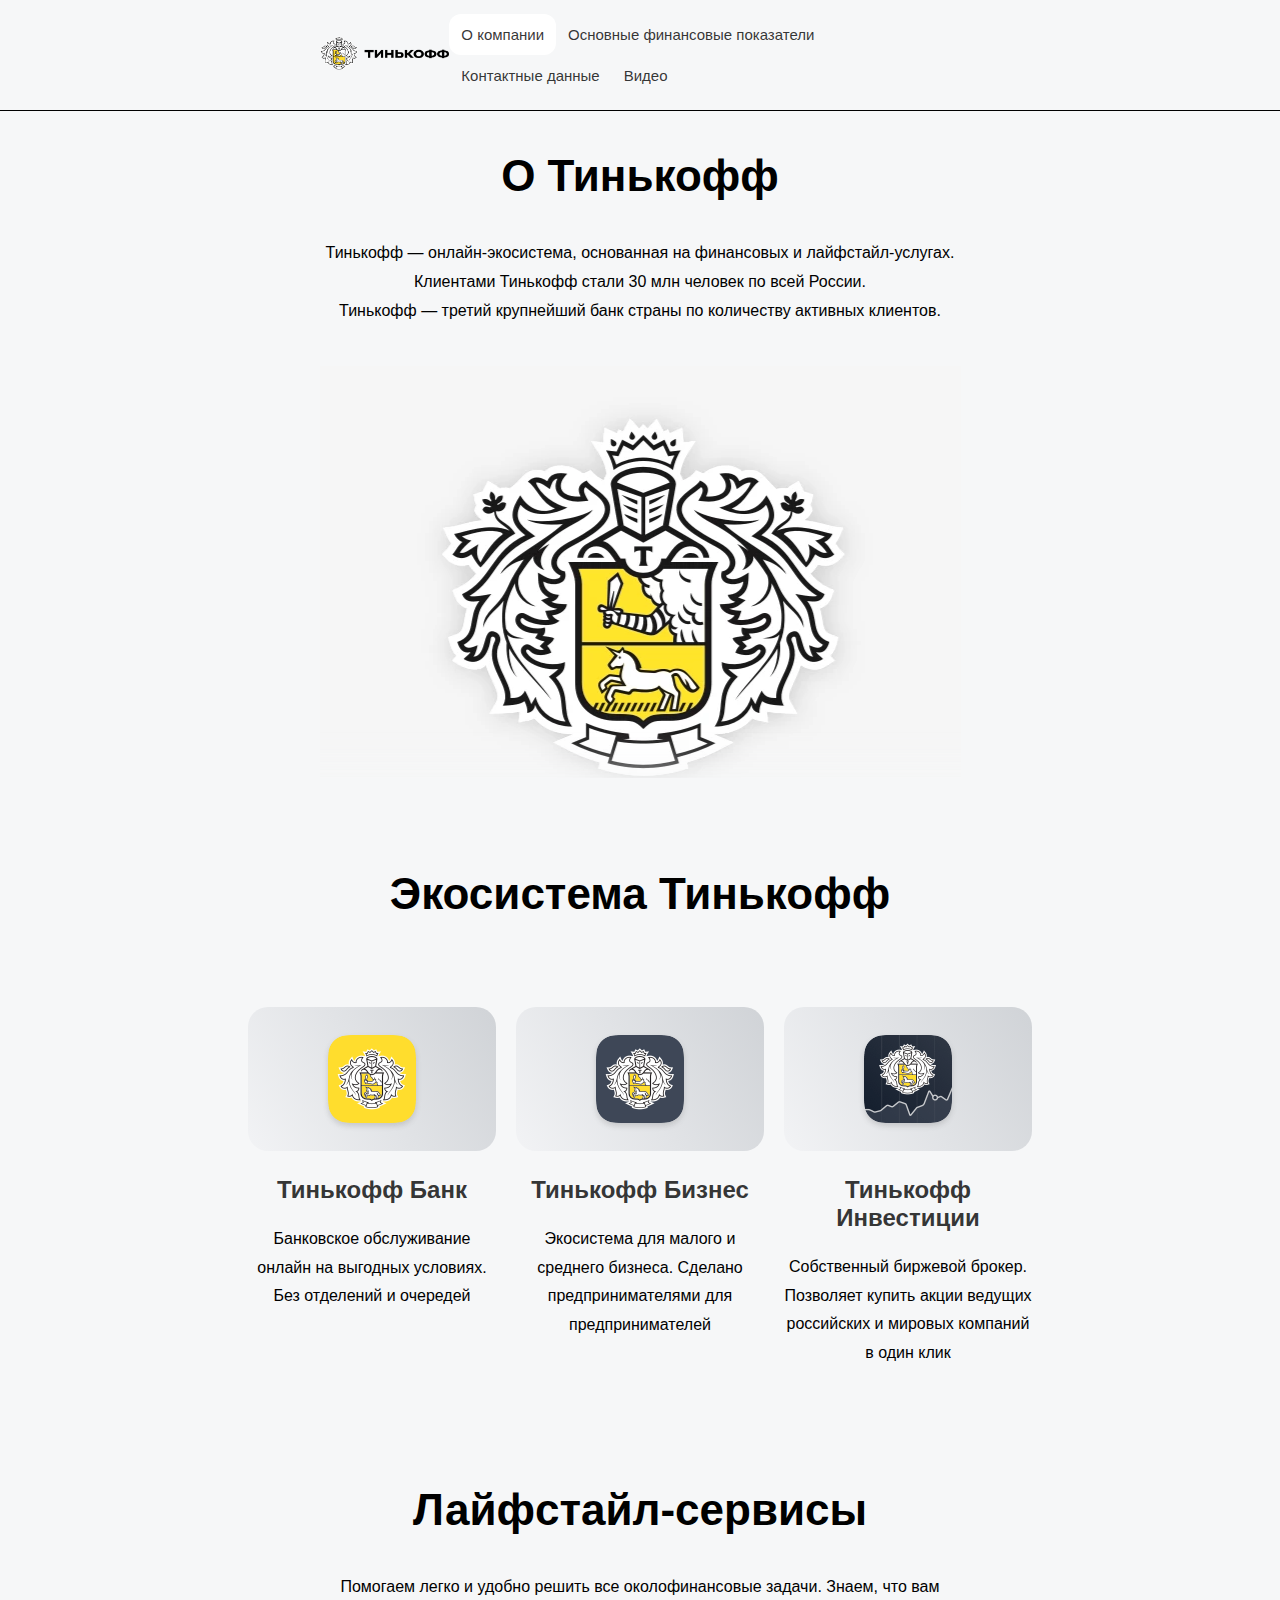
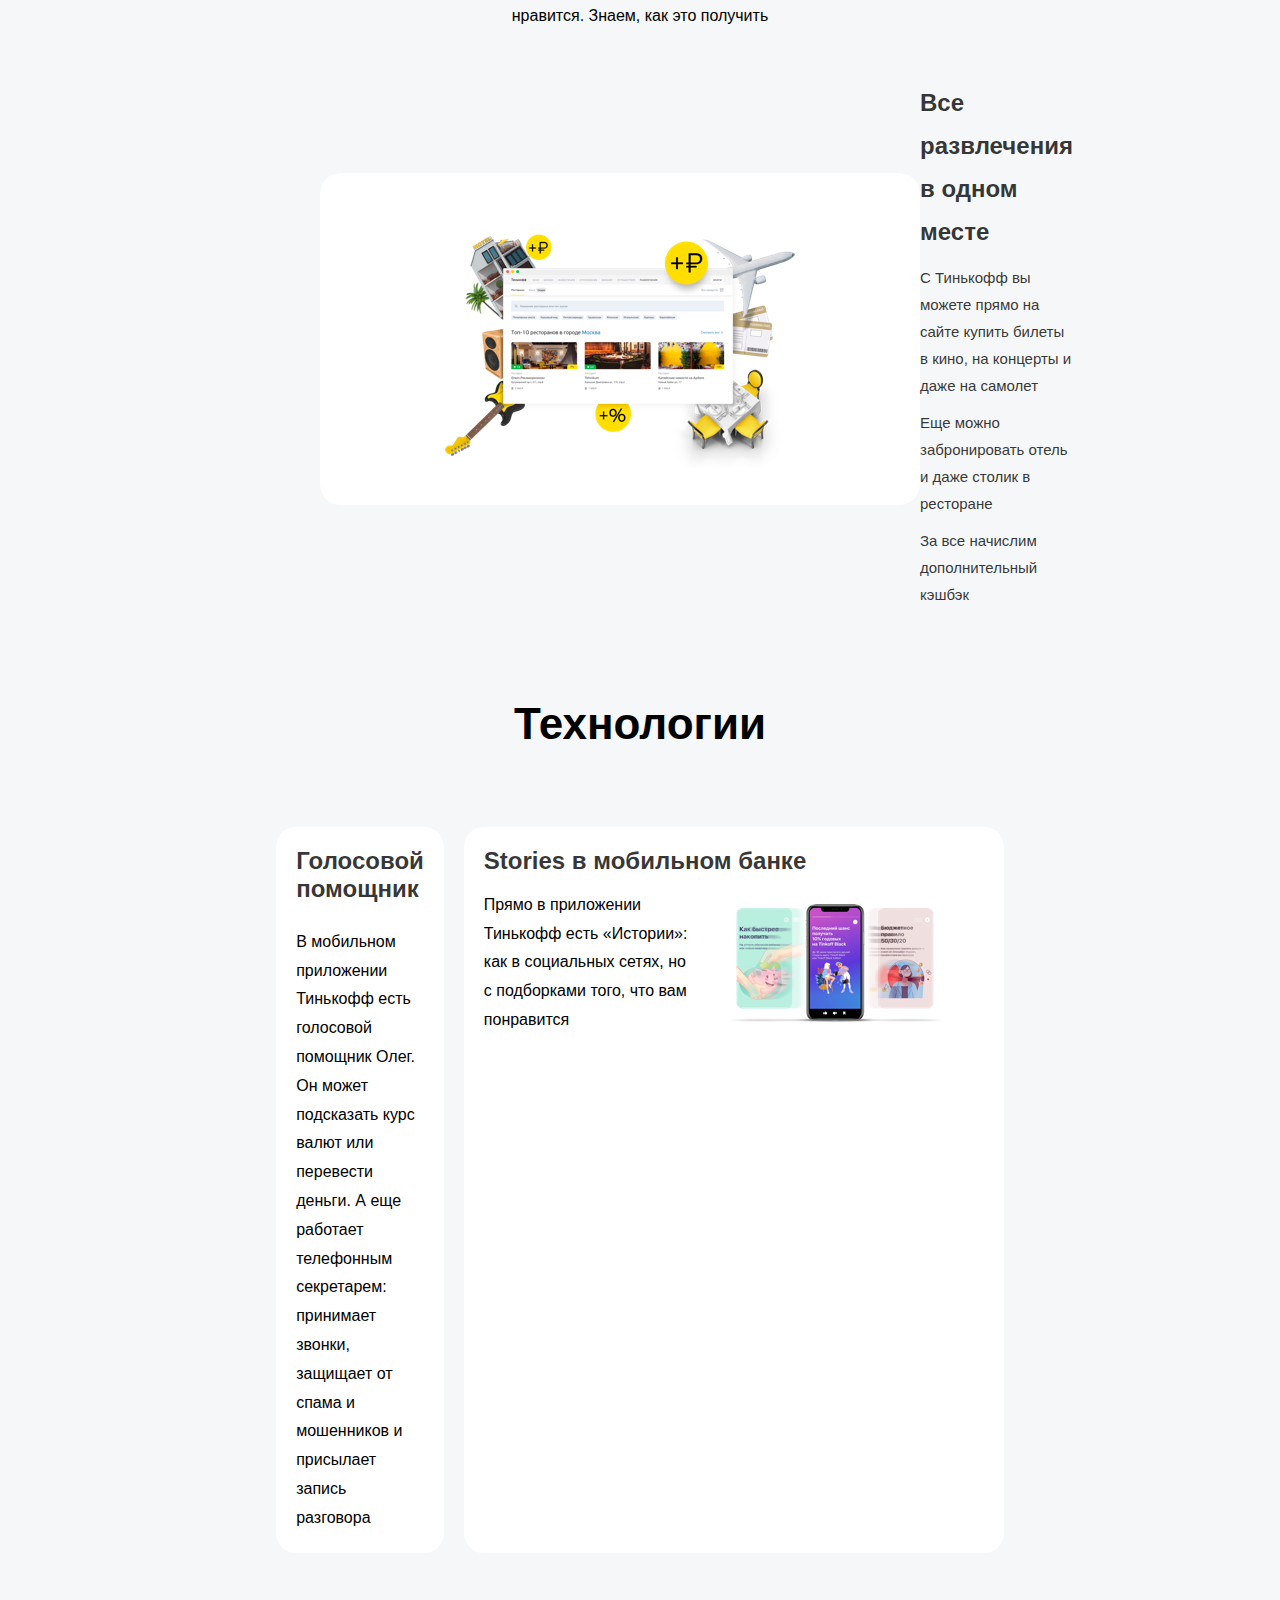
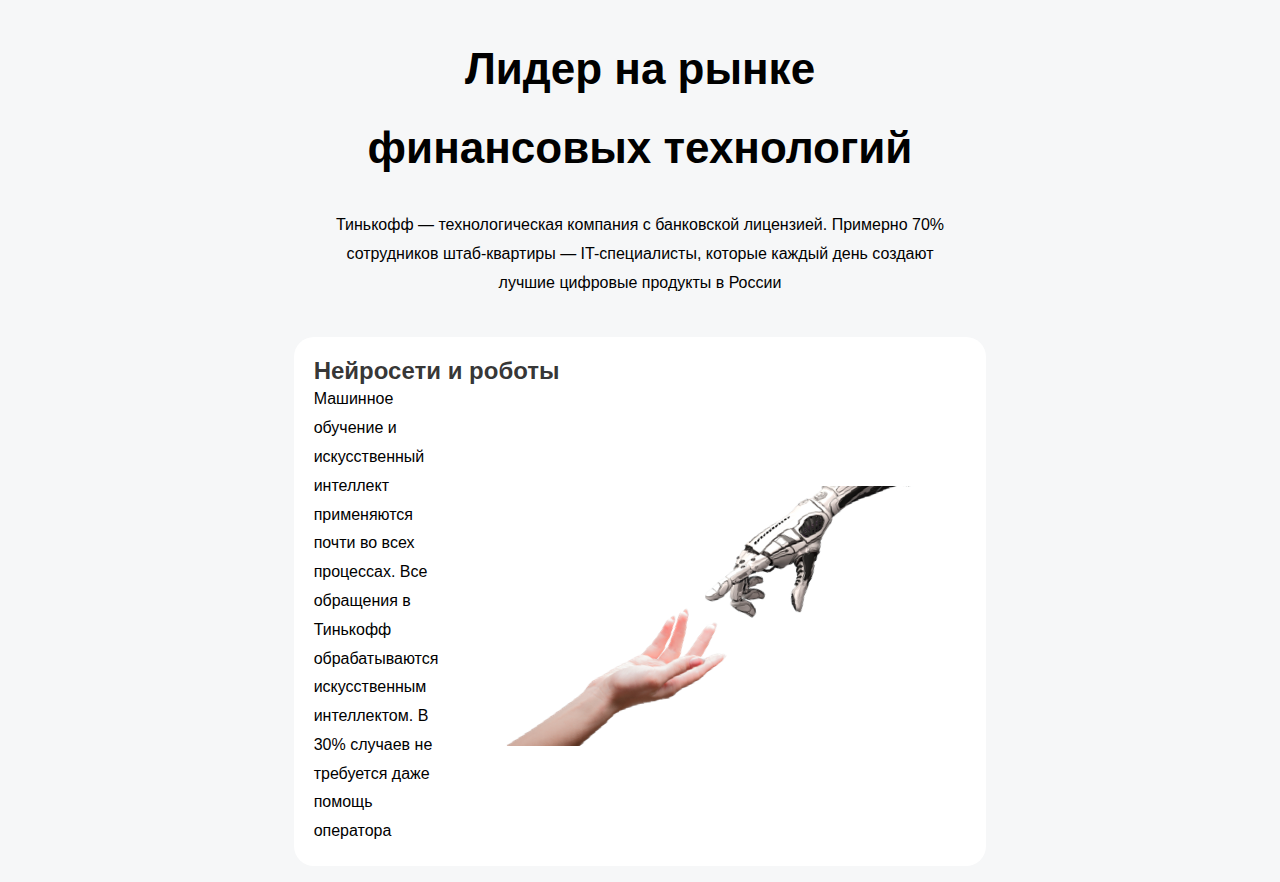
<file: index.html>
<!DOCTYPE html>
<html lang="ru">

<head>
    <meta charset="UTF-8">
    <meta http-equiv="X-UA-Compatible" content="IE=edge">
    <meta name="viewport" content="width=device-width, initial-scale=1.0">
    <title>О компании</title>
    <link rel="stylesheet" href="Style.css">
</head>

<body>
    <header>
        <a href="#" class="logo">
            <img src="images/logo.png" style="height: 34px; width: 153;">
        </a>
        <nav>
            <ul>
                <li style="background-color: white; border-radius: 12px;">
                    <a href="index.html">О компании</a>
                </li>
                <li><a href="FinancialIndicators.html">Основные финансовые показатели</a></li>
                <li><a href="ContactDetails.html">Контактные данные</a></li>
                <li><a href="Video.html">Видео</a></li>
            </ul>
        </nav>
    </header>
    <main class="mainAboutCompany">
        <div class="aboutTinkoff">
            <p class="aboutCompanyHeaders">О Тинькофф</p>
            <p>
                Тинькофф — онлайн-экосистема, основанная на финансовых и лайфстайл-услугах.
                Клиентами Тинькофф стали 30 млн человек по всей России.
                <br>
                Тинькофф — третий крупнейший банк страны по количеству активных клиентов.
            </p>
        </div>
        <div class=" aboutCompanyImg">
            <img src="images/aboutCompany.png">
        </div>

        <div class="aboutTinkoff">
            <p class="aboutCompanyHeaders">Экосистема Тинькофф</p>
        </div>
        <div class="aboutCompanyBlocks">
            <div class="firstBlocks">
                <img src="images/img1.png">
                <h3>Тинькофф Банк</h3>
                <p>
                    Банковское обслуживание онлайн на выгодных условиях. Без отделений и очередей
                </p>
            </div>
            <div class="firstBlocks">
                <img src="images/img2.png">
                <h3>Тинькофф Бизнес</h3>
                <p>
                    Экосистема для малого и среднего бизнеса. Сделано предпринимателями для предпринимателей
                </p>
            </div>
            <div class="firstBlocks">
                <img src="images/img3.png">
                <h3>Тинькофф Инвестиции</h3>
                <p>
                    Собственный биржевой брокер.
                    Позволяет купить акции ведущих российских и мировых компаний в один клик
                </p>
            </div>
        </div>
        <div class="aboutTinkoff">
            <p class="aboutCompanyHeaders">Лайфстайл-сервисы</p>
            <p>
                Помогаем легко и удобно решить все околофинансовые задачи. Знаем, что вам нравится. Знаем, как это
                получить
            </p>
        </div>
        <div class="lifeStyleServices">
            <div class="firstBlocks">
                <p
                    style="background-color: white; border-radius: 20px; width: 600px; height: 332px; text-align: center;;">
                    <img style="padding-top: 25px;" src="images/lifeStyle.png" alt="">
                </p>
            </div>
            <div class="secondBlock">
                <div>
                    <p style="font-size: 24px;"><b>Все развлечения в одном месте</b></p>
                    <p>
                        С Тинькофф вы можете прямо на сайте купить билеты в кино, на концерты и даже на самолет
                    </p>
                    <p>
                        Еще можно забронировать отель и даже столик в ресторане
                    </p>
                    <p>
                        За все начислим дополнительный кэшбэк
                    </p>
                </div>
            </div>
        </div>
        <div class="aboutTinkoff">
            <p class="aboutCompanyHeaders">Технологии</p>
        </div>
        <div class="aboutCompanyBlocks">
            <div class="tehnology" style="margin-right: 10px;">
                <h3 style="padding: 0px; padding-bottom: 25px;">Голосовой помощник</h3>
                <p>
                    В мобильном приложении Тинькофф есть голосовой помощник Олег. Он может подсказать курс валют или
                    перевести деньги. А еще работает телефонным секретарем: принимает звонки, защищает от спама и
                    мошенников и присылает запись разговора
                </p>
            </div>
            <div class="tehnology" style="margin-left: 10px;">
                <h3 style="padding: 0px;">Stories в мобильном банке</h3>
                <p style="display: flex; width: 500px; align-items: center;">
                    Прямо в приложении Тинькофф есть «Истории»: как в социальных сетях, но с подборками того, что вам
                    понравится
                    <img src="images/phone.png">
                </p>
            </div>
        </div>
        <div class="aboutTinkoff">
            <p class="aboutCompanyHeaders">Лидер на рынке финансовых технологий</p>
            <p>Тинькофф — технологическая компания с банковской лицензией. Примерно 70% сотрудников штаб-квартиры —
                IT-специалисты, которые каждый день создают лучшие цифровые продукты в России</p>
        </div>
        <div class="aboutCompanyBlocks">
            <div class="tehnology">
                <h3 style="padding: 0px;">Нейросети и роботы</h3>
                <p style="display: flex; align-items: center;">
                    Машинное обучение и искусственный интеллект применяются почти во всех процессах. Все обращения в
                    Тинькофф обрабатываются искусственным интеллектом. В 30% случаев не требуется даже помощь оператора
                    <img src="images/arms.png">
                </p>
            </div>
        </div>
    </main>
</body>

</html>
</file>
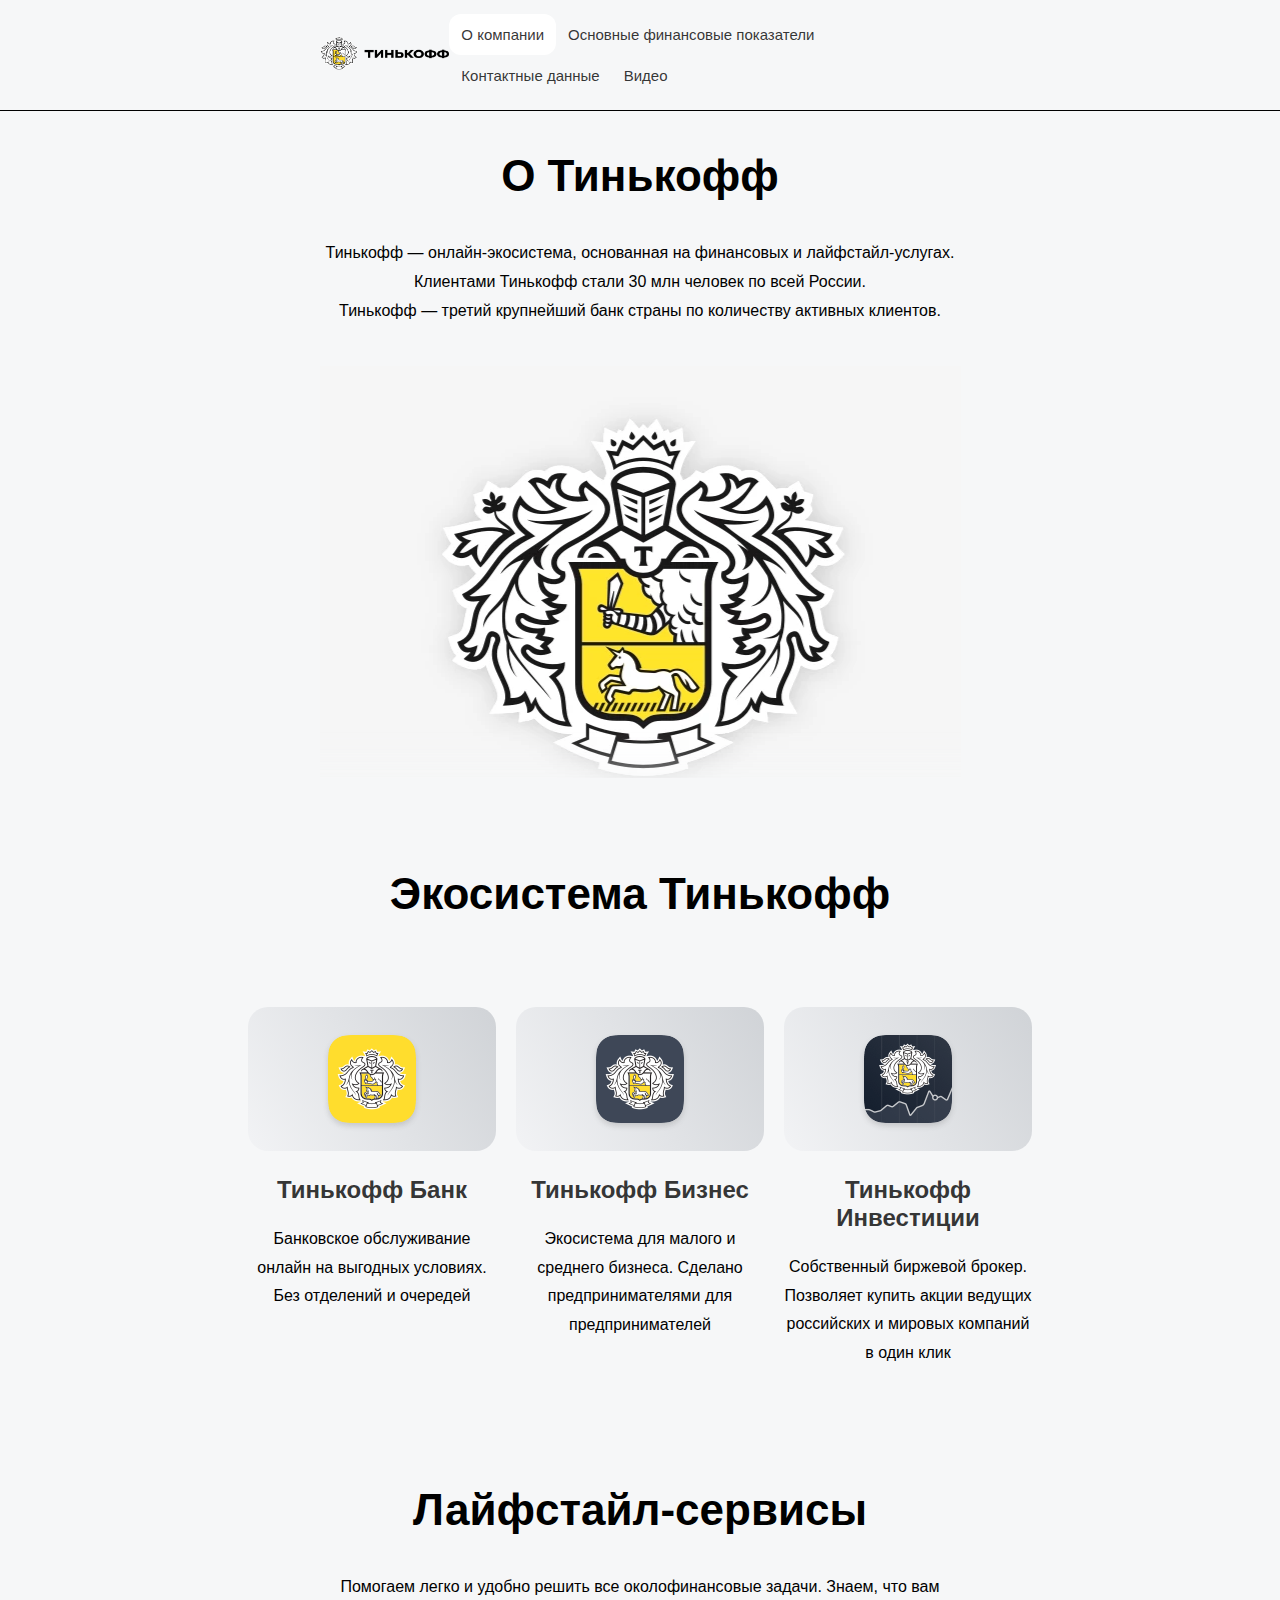
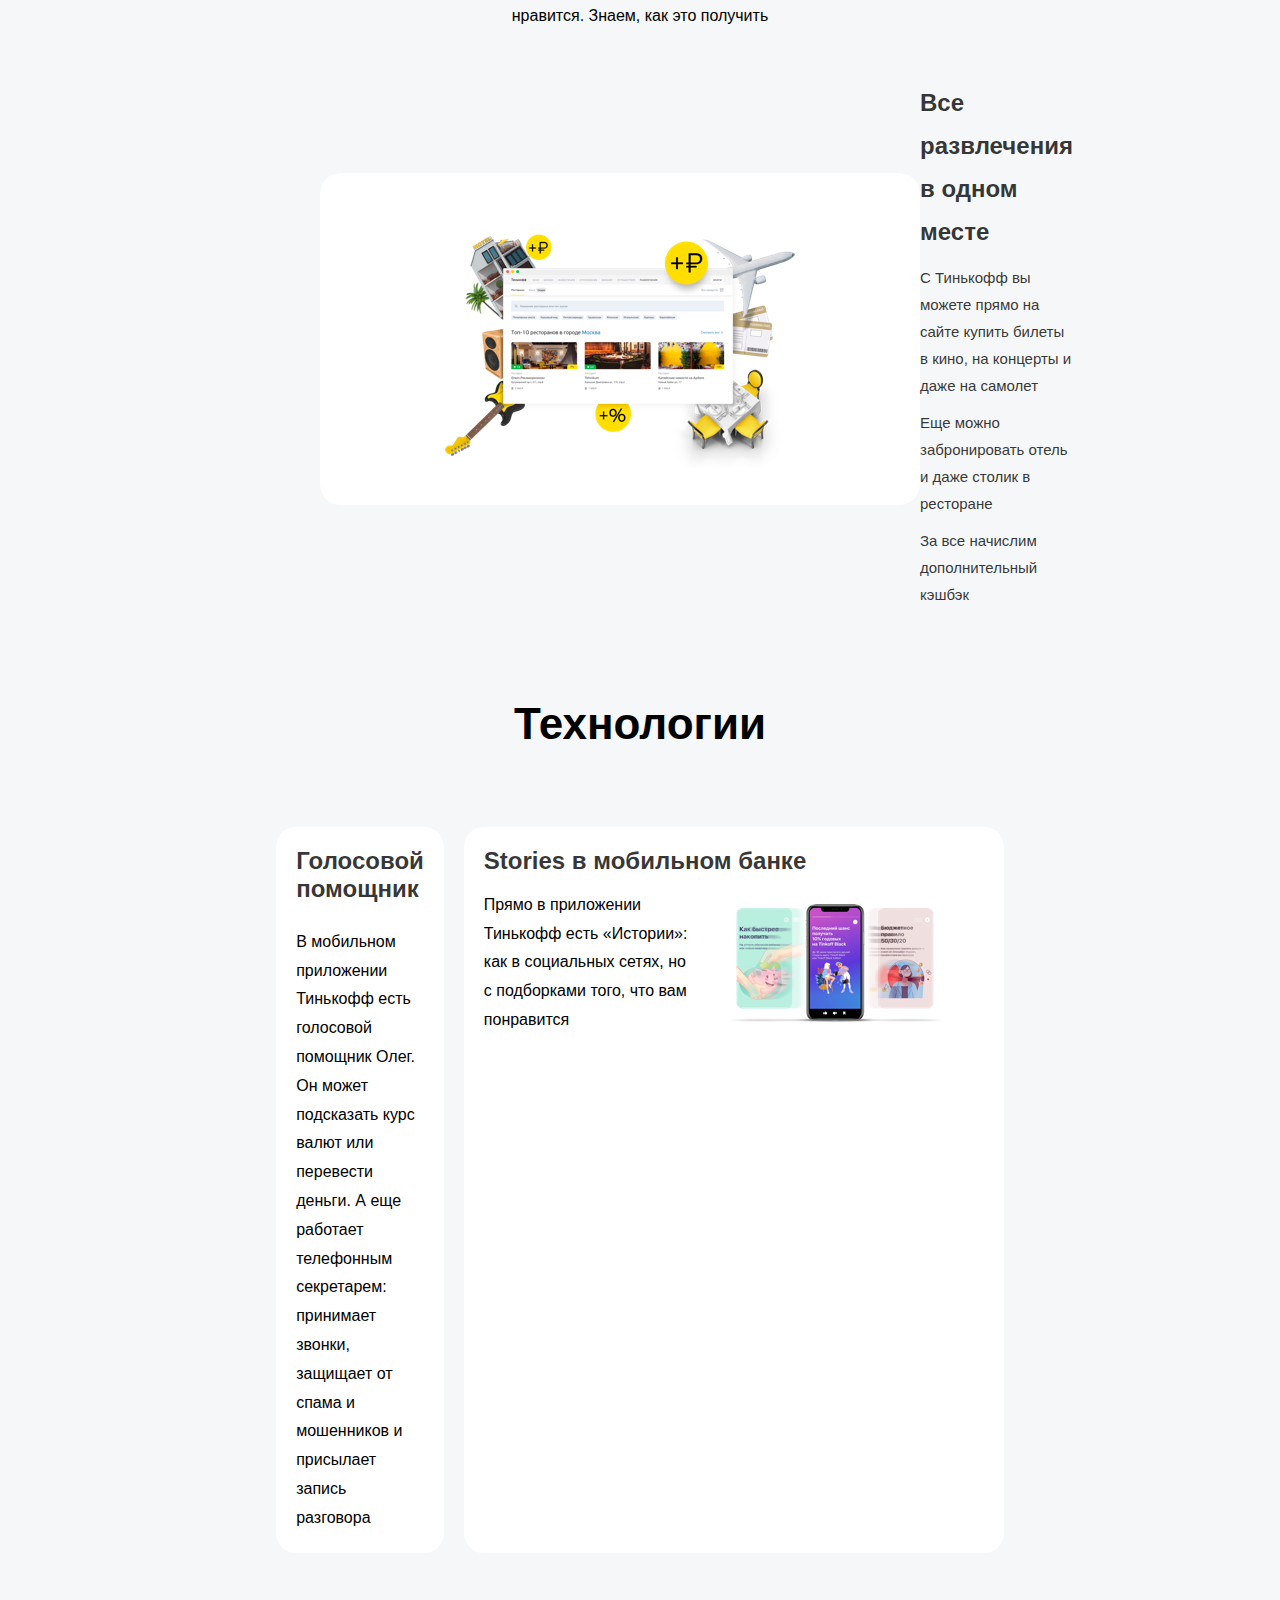
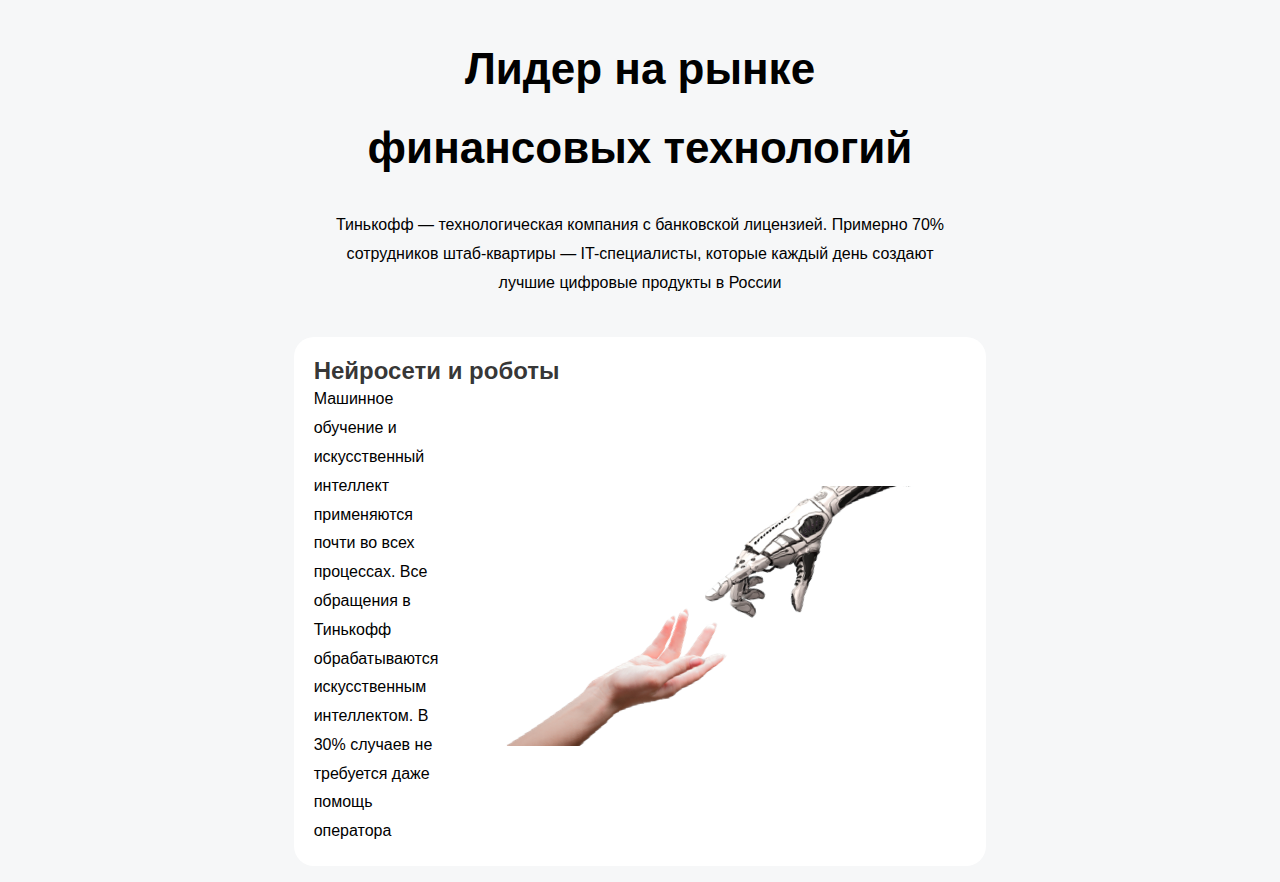
<file: AboutCompany.html>
<!DOCTYPE html>
<html lang="ru">

<head>
    <meta charset="UTF-8">
    <meta http-equiv="X-UA-Compatible" content="IE=edge">
    <meta name="viewport" content="width=device-width, initial-scale=1.0">
    <title>О компании</title>
    <link rel="stylesheet" href="Style.css">
</head>

<body>
    <header>
        <a href="#" class="logo">
            <img src="images/logo.png" style="height: 34px; width: 153;">
        </a>
        <nav>
            <ul>
                <li style="background-color: white; border-radius: 12px;">
                    <a href=" AboutCompany.html">О компании</a>
                </li>
                <li><a href="FinancialIndicators.html">Основные финансовые показатели</a></li>
                <li><a href="ContactDetails.html">Контактные данные</a></li>
                <li><a href="Video.html">Видео</a></li>
            </ul>
        </nav>
    </header>
    <main class="mainAboutCompany">
        <div class="aboutTinkoff">
            <p class="aboutCompanyHeaders">О Тинькофф</p>
            <p>
                Тинькофф — онлайн-экосистема, основанная на финансовых и лайфстайл-услугах.
                Клиентами Тинькофф стали 30 млн человек по всей России.
                <br>
                Тинькофф — третий крупнейший банк страны по количеству активных клиентов.
            </p>
        </div>
        <div class=" aboutCompanyImg">
            <img src="images/aboutCompany.png">
        </div>

        <div class="aboutTinkoff">
            <p class="aboutCompanyHeaders">Экосистема Тинькофф</p>
        </div>
        <div class="aboutCompanyBlocks">
            <div class="firstBlocks">
                <img src="images/img1.png">
                <h3>Тинькофф Банк</h3>
                <p>
                    Банковское обслуживание онлайн на выгодных условиях. Без отделений и очередей
                </p>
            </div>
            <div class="firstBlocks">
                <img src="images/img2.png">
                <h3>Тинькофф Бизнес</h3>
                <p>
                    Экосистема для малого и среднего бизнеса. Сделано предпринимателями для предпринимателей
                </p>
            </div>
            <div class="firstBlocks">
                <img src="images/img3.png">
                <h3>Тинькофф Инвестиции</h3>
                <p>
                    Собственный биржевой брокер.
                    Позволяет купить акции ведущих российских и мировых компаний в один клик
                </p>
            </div>
        </div>
        <div class="aboutTinkoff">
            <p class="aboutCompanyHeaders">Лайфстайл-сервисы</p>
            <p>
                Помогаем легко и удобно решить все околофинансовые задачи. Знаем, что вам нравится. Знаем, как это
                получить
            </p>
        </div>
        <div class="lifeStyleServices">
            <div class="firstBlocks">
                <p
                    style="background-color: white; border-radius: 20px; width: 600px; height: 332px; text-align: center;;">
                    <img style="padding-top: 25px;" src="images/lifeStyle.png" alt="">
                </p>
            </div>
            <div class="secondBlock">
                <div>
                    <p style="font-size: 24px;"><b>Все развлечения в одном месте</b></p>
                    <p>
                        С Тинькофф вы можете прямо на сайте купить билеты в кино, на концерты и даже на самолет
                    </p>
                    <p>
                        Еще можно забронировать отель и даже столик в ресторане
                    </p>
                    <p>
                        За все начислим дополнительный кэшбэк
                    </p>
                </div>
            </div>
        </div>
        <div class="aboutTinkoff">
            <p class="aboutCompanyHeaders">Технологии</p>
        </div>
        <div class="aboutCompanyBlocks">
            <div class="tehnology" style="margin-right: 10px;">
                <h3 style="padding: 0px; padding-bottom: 25px;">Голосовой помощник</h3>
                <p>
                    В мобильном приложении Тинькофф есть голосовой помощник Олег. Он может подсказать курс валют или
                    перевести деньги. А еще работает телефонным секретарем: принимает звонки, защищает от спама и
                    мошенников и присылает запись разговора
                </p>
            </div>
            <div class="tehnology" style="margin-left: 10px;">
                <h3 style="padding: 0px;">Stories в мобильном банке</h3>
                <p style="display: flex; width: 500px; align-items: center;">
                    Прямо в приложении Тинькофф есть «Истории»: как в социальных сетях, но с подборками того, что вам
                    понравится
                    <img src="images/phone.png">
                </p>
            </div>
        </div>
        <div class="aboutTinkoff">
            <p class="aboutCompanyHeaders">Лидер на рынке финансовых технологий</p>
            <p>Тинькофф — технологическая компания с банковской лицензией. Примерно 70% сотрудников штаб-квартиры —
                IT-специалисты, которые каждый день создают лучшие цифровые продукты в России</p>
        </div>
        <div class="aboutCompanyBlocks">
            <div class="tehnology">
                <h3 style="padding: 0px;">Нейросети и роботы</h3>
                <p style="display: flex; align-items: center;">
                    Машинное обучение и искусственный интеллект применяются почти во всех процессах. Все обращения в
                    Тинькофф обрабатываются искусственным интеллектом. В 30% случаев не требуется даже помощь оператора
                    <img src="images/arms.png">
                </p>
            </div>
        </div>
    </main>
</body>

</html>
</file>
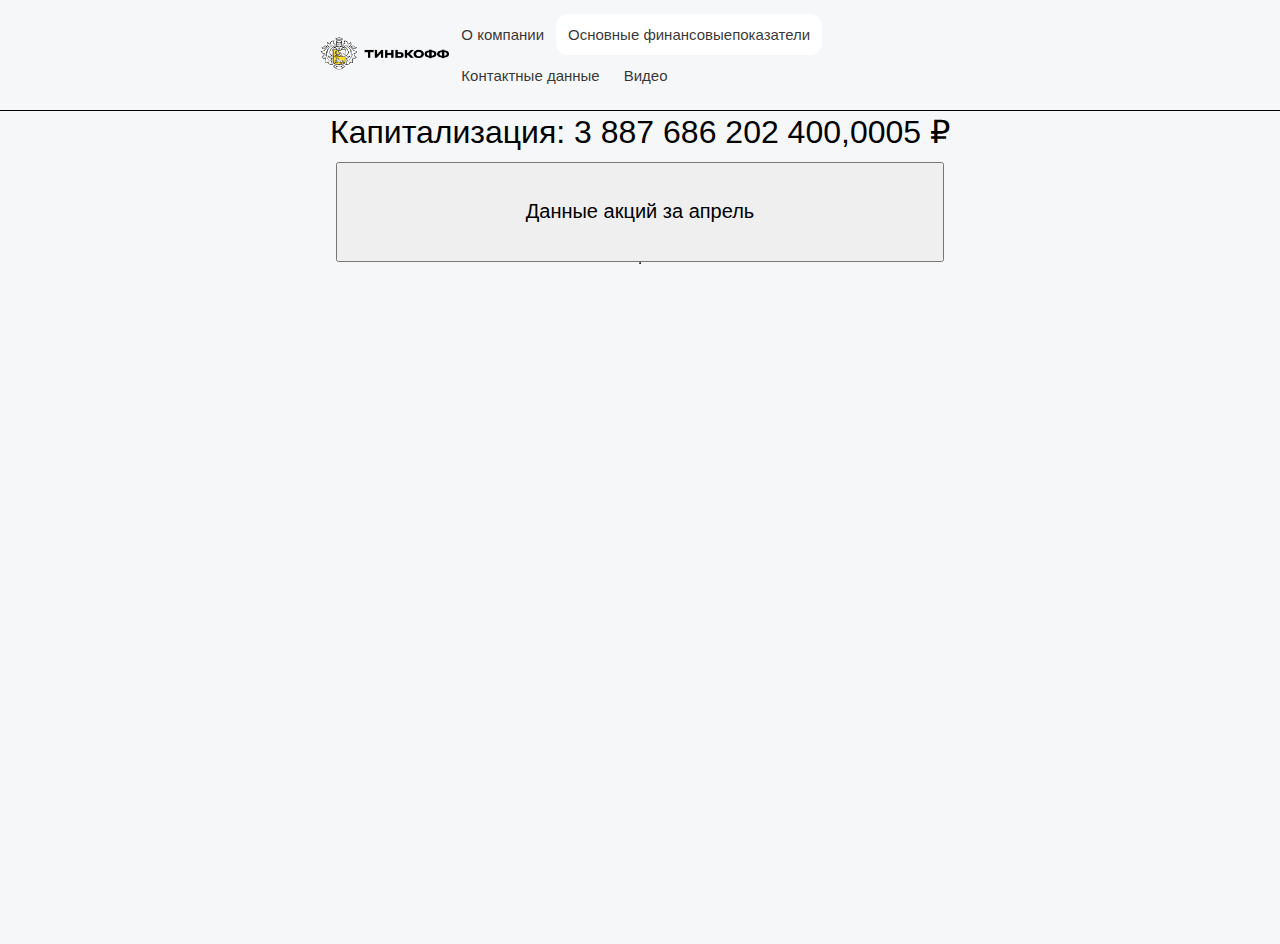
<file: FinancialIndicators.html>
<!DOCTYPE html>
<html lang="ru">

<head>
    <meta charset="UTF-8">
    <meta http-equiv="X-UA-Compatible" content="IE=edge">
    <meta name="viewport" content="width=device-width, initial-scale=1.0">
    <title>Основные финансовые показатели</title>
    <link rel="stylesheet" href="Style.css">
    <script>
        function stockPrice() {
            let date = ['28.04.2023', '27.04.2023', '26.04.2023', '25.04.2023', '24.04.2023', '21.04.2023', '20.04.2023', '19.04.2023', '18.04.2023', '17.04.2023', '14.04.2023', '13.04.2023', '12.04.2023', '11.04.2023', '10.04.2023', '07.04.2023', '06.04.2023', '05.04.2023', '04.04.2023', '03.04.2023'];
            let price = [2754, 2777.5, 2693.5, 2687, 2710, 2690, 2690, 2684.5, 2734.5, 2744.5, 2675, 2653.5, 2658.5, 2640, 2744, 2617, 2499, 2502.5, 2504.5, 2500, 2486.5];

            let table = document.getElementById('stock-price');

            for (let i = 0; i < date.length; i++) {
                let tr = document.createElement('tr');
                let td1 = document.createElement('td');
                let td2 = document.createElement('td');

                td1.innerHTML = date[i];
                td2.innerHTML = price[i];
                tr.appendChild(td1);
                tr.appendChild(td2);
                table.appendChild(tr);
            }

            let sum = 0;
            for (let i = 0; i < price.length; i++) {
                sum = sum + price[i];
            }
            let average = sum / price.length;
            document.getElementById('average-price').innerHTML = 'Среднее значение: ' + average;

            let max = 0;
            let min = price[0];
            for (let i = 0; i < price.length; i++) {
                if (max < price[i]) {
                    max = price[i];
                }
                else if (min > price[i]) {
                    min = price[i];
                }
            }
            document.getElementById('min').innerHTML = 'Минимальное значение: ' + min;
            document.getElementById('max').innerHTML = 'Максимальное значение: ' + max;
        }
    </script>
</head>

<body>
    <header>
        <a href="#" class="logo">
            <img src="images/logo.png" style="height: 34px; width: 153;">
        </a>
        <nav>
            <ul>
                <li><a href="index.html">О компании</a></li>
                <li style="background-color: white; border-radius: 12px;">
                    <a href="FinancialIndicators.html">Основные финансовыепоказатели</a>
                </li>
                <li><a href="ContactDetails.html">Контактные данные</a></li>
                <li><a href="Video.html">Видео</a></li>
            </ul>
        </nav>
    </header>
    <main>
        <div class="aboutCompanyImg">

            <p style="font-size: 32px; margin-top: 60px;">Капитализация: 3 887 686 202 400,0005 ₽</p>
            <button style="width: 608px; height: 100px; font-size: 20px;" onclick="stockPrice()">Данные акций за
                апрель</button>
            <table border="1" id="stock-price"></table>
            <div style="font-weight: 900;" id="average-price"></div>
            <div style="font-weight: 900;" id="min"></div>
            <div style="font-weight: 900;" id="max"></div>
        </div>
    </main>
</body>

</html>
</file>
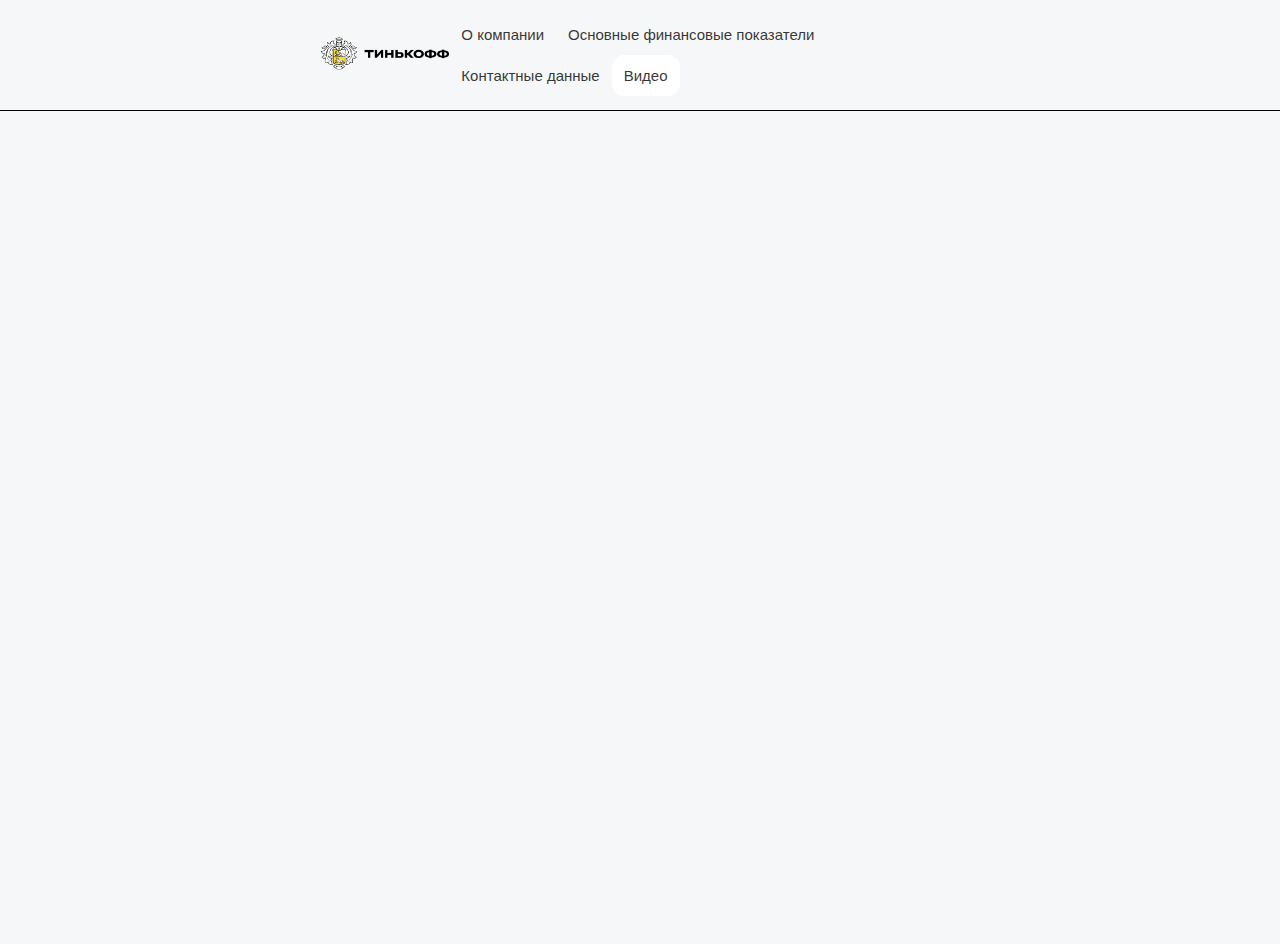
<file: Video.html>
<!DOCTYPE html>
<html lang="ru">

<head>
    <meta charset="UTF-8">
    <meta http-equiv="X-UA-Compatible" content="IE=edge">
    <meta name="viewport" content="width=device-width, initial-scale=1.0">
    <title>Видео</title>
    <link rel="stylesheet" href="Style.css">
</head>

<body>
    <header>
        <a href="#" class="logo">
            <img src="images/logo.png" style="height: 34px; width: 153;">
        </a>
        <nav>
            <ul>
                <li><a href="index.html">О компании</a></li>
                <li><a href="FinancialIndicators.html">Основные финансовые показатели</a></li>
                <li><a href="ContactDetails.html">Контактные данные</a></li>
                <li style="background-color: white; border-radius: 12px;"><a href="Video.html">Видео</a></li>
            </ul>
        </nav>
    </header>

    <main>
        <h1>Тинькофф: 25 миллионов клиентов</h1>
        <iframe class="center-video" src="https://www.youtube.com/embed/IhEGWef03yE" title="YouTube video player"
            frameborder="0"
            allow="accelerometer; autoplay; clipboard-write; encrypted-media; gyroscope; picture-in-picture; web-share"
            allowfullscreen></iframe>
    </main>
</body>

</html>
</file>
<file: Style.css>
* {
    margin: 0;
    padding: 0;
    box-sizing: border-box;
    font-family: "Stolzl", Arial, Helvetica Neue, Helvetica, sans-serif;
    list-style: none;
    text-decoration: none;
}

p {
    line-height: 1.8em;
}

tr {
    height: 100px;
    text-align: center;
    font-size: 15px;
    font-weight: 900;
}

td {
    width: 300px;
}

body {
    height: 100vh;
    background-color: #f6f7f8;
    background-size: cover;
    background-position: center;
}

header {
    z-index: 10;
    position: fixed;
    top: 0;
    right: 0;
    left: 0;
    background: #f6f7f8;
    display: flex;
    justify-content: space-between;
    align-items: center;
    padding: 14px 25%;
    border-bottom: 1px solid black;
}

header .logo {
    font-size: 20px;
    font-weight: 900;
}

header nav ul li {
    position: relative;
    float: left;
}

header nav ul li a {
    padding: 12px;
    color: rgba(0, 0, 0, .8);
    font-size: 15px;
    display: block;
}

header nav ul li a:hover {
    color: black;
    background: white;
    border-radius: 12px;
}

main {
    margin-top: 44px;
}

h1 {
    padding: 30px 0 30px 0;
    color: rgba(0, 0, 0, .8);
    text-align: center;
}

h3 {
    font-size: 24px;
    color: rgba(0, 0, 0, .8);
    padding: 5px;
}

.privateClients {
    display: flex;
    justify-content: space-between;
    align-items: center;
    padding: 16px 25%;
}

.privateClients div {
    border-radius: 12px;
    background-color: white;
    padding: 25px;
}

.privateClients p {
    font-size: 14px;
    color: rgba(0, 0, 0, .8);
    padding: 5px;
}

.privateClients .firstBlocks {
    width: 460px;
}

.privateClients .secondBlocks {
    width: 296px;
    background-color: rgb(234, 236, 238);
}

.privateClients .thirdBlocks {
    width: 460px;
    height: 270px;
    background-color: rgb(234, 236, 238);
}

a {
    color: #336fee
}

.forBuisness {
    display: flex;
    justify-content: space-between;
    align-items: center;
    padding: 16px 25%;
}

.forBuisness .secondBlock {
    background-color: rgb(234, 236, 238);
    border-radius: 20px;
}

.forBuisness p {
    font-size: 14px;
    color: rgba(0, 0, 0, .8);
    padding: 5px;
}

.forSpouses {
    display: flex;
    justify-content: space-between;
    align-items: center;
    padding: 16px 25%;
}

.forSpouses div {
    border-radius: 12px;
    background-color: white;
    padding: 25px;
}

.forSpouses p {
    font-size: 14px;
    color: rgba(0, 0, 0, .8);
    padding: 5px;
}

.forSpouses .firstBlocks {
    width: 296px;
    height: 334px;
    background-color: white;
}

.mainOffice {
    display: flex;
    justify-content: space-between;
    align-items: center;
    padding: 16px 25%;
}

.mainOffice .firstBlocks {
    background-color: rgb(234, 236, 238);
    border-radius: 20px;
}

.mainOffice .firstBlocks div {
    padding-top: 40px;
}

.mainOffice .secondBlock {
    width: 290px;
}

.mainOffice p {
    font-size: 14px;
    color: rgba(0, 0, 0, .8);
    padding: 5px;
}

.center-video {
    margin: 0 auto;
    width: 800px;
    height: 555px;
    border-radius: 3px;
    display: flex;
    align-items: center;
}

.mainAboutCompany {
    justify-content: center;
    padding: 16px 25%;
}

.aboutTinkoff {
    align-items: center;
    display: flex;
    flex-direction: column;
    overflow: hidden;
    padding-bottom: 40px;
    padding: 76px 0px 40px 0px;
    position: relative;
    text-align: center;
}

.aboutCompanyImg {
    align-items: center;
    display: flex;
    flex-direction: column;
}

.aboutCompanyHeaders {
    font-size: 44px;
    font-weight: 900;
    padding-bottom: 24px;
}

.aboutCompanyBlocks {
    display: flex;
    justify-content: center;
}

.aboutCompanyBlocks .firstBlocks {
    text-align: center;
    width: 300px;
    margin: 10px;
}

.aboutCompanyBlocks .firstBlocks img {
    border-radius: 20px;
    background: linear-gradient(60deg, #f2f3f5, #d0d3d7);
    margin-bottom: 16px;
}

.aboutCompanyBlocks .firstBlocks p {
    padding: 16px 0 16px;
}

.lifeStyleServices {
    display: flex;
    justify-content: space-between;
    align-items: center;
}

.lifeStyleServices .firstBlocks {
    background-color: rgb(234, 236, 238);
    border-radius: 20px;
}

.lifeStyleServices .firstBlocks div {
    padding-top: 40px;
}

.lifeStyleServices .secondBlock {
    width: 290px;
}

.lifeStyleServices p {
    font-size: 15px;
    padding-top: 10px;
    color: rgba(0, 0, 0, .8);
}

.aboutCompanyBlocks .tehnology {
    background-color: white;
    border-radius: 20px;
    padding: 20px;
    text-align: left;
}
</file>
